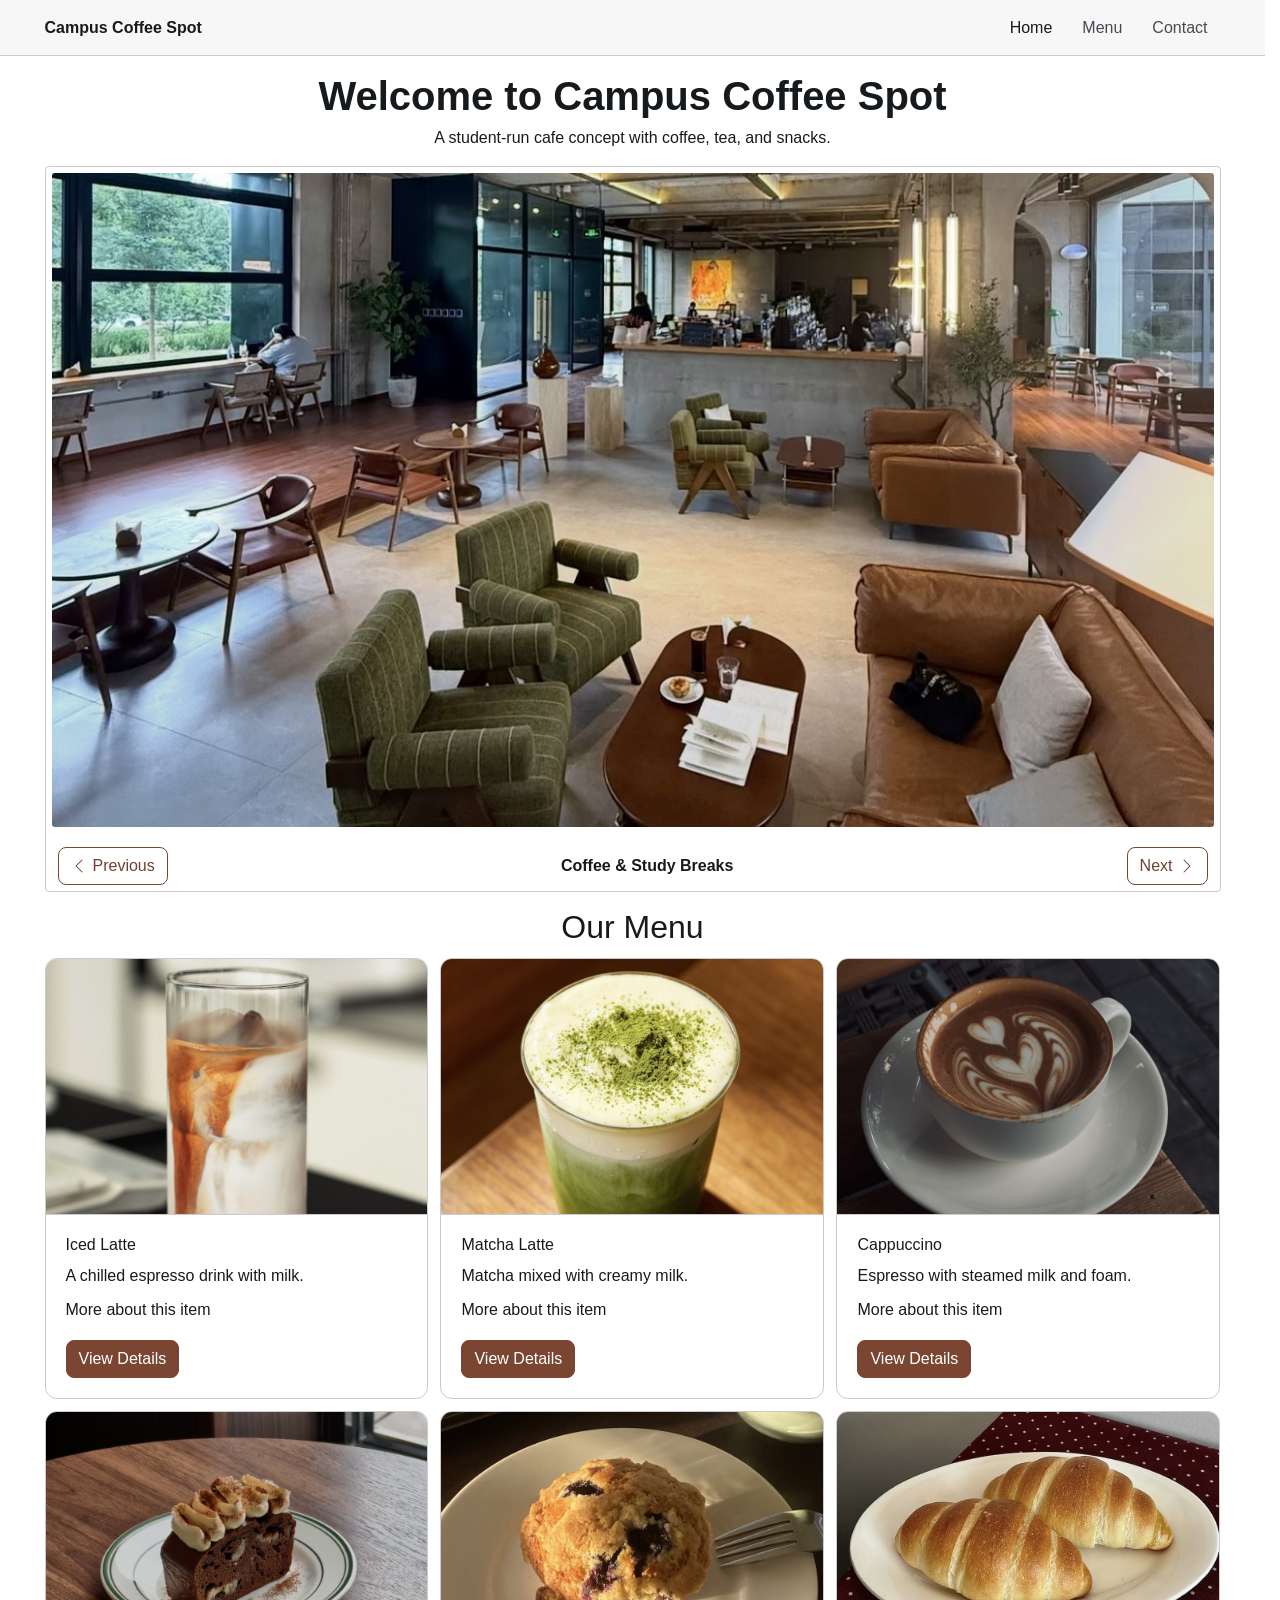
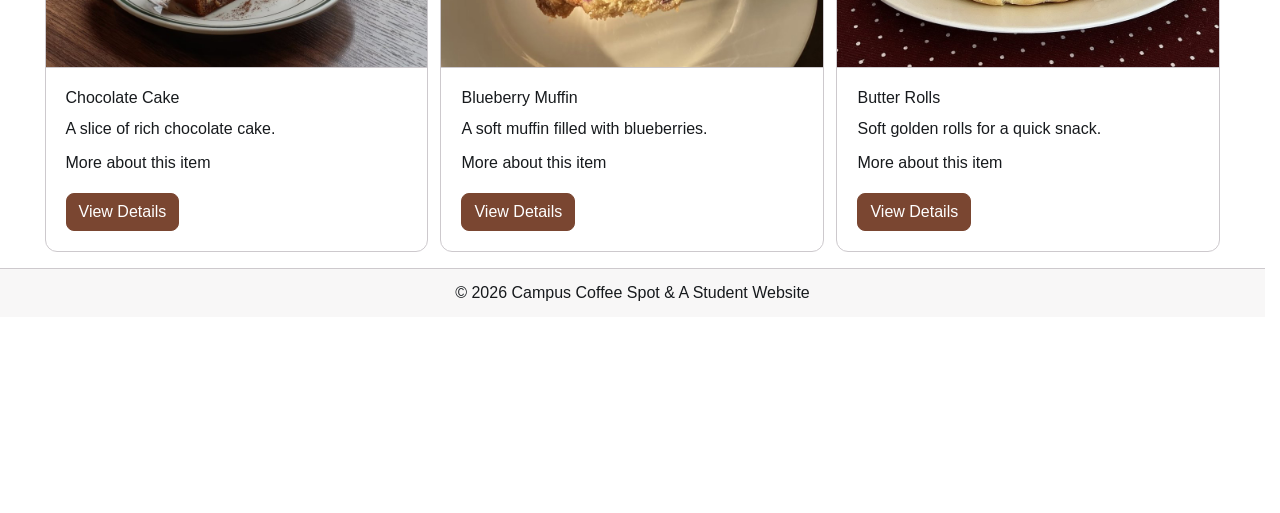
<file: index.html>
<!DOCTYPE html>
<html lang="en">
<head>
  <meta charset="UTF-8">
  <meta name="viewport" content="width=device-width, initial-scale=1.0">
  <title>Campus Coffee Spot | Home</title>
  <link rel="stylesheet" href="css/bootstrap.min.css">
  <link rel="stylesheet" href="css/style.css">
  <script type="module" src="js/bootstrap.bundle.min.js"></script>
</head>
<body>
  <nav class="navbar md:navbar-expand bg-1 border-bottom" aria-label="Main navigation">
    <div class="container">
      <a class="navbar-brand fw-bold" href="index.html">Campus Coffee Spot</a>
      <button class="btn navbar-toggler" type="button" data-bs-toggle="drawer" data-bs-target="#siteDrawer" aria-controls="siteDrawer" aria-label="Open menu">
        <span class="navbar-toggler-icon" aria-hidden="true"></span>
      </button>
      <dialog class="drawer drawer-start" id="siteDrawer" aria-label="Site navigation">
        <div class="drawer-header">
          <strong>Menu</strong>
          <button type="button" class="btn-close" data-bs-dismiss="drawer" aria-label="Close menu"></button>
        </div>
        <div class="drawer-body">
          <ul class="navbar-nav ms-auto">
            <li class="nav-item"><a class="nav-link active" href="index.html" aria-current="page">Home</a></li>
            <li class="nav-item"><a class="nav-link" href="index.html#menu">Menu</a></li>
            <li class="nav-item"><a class="nav-link" href="contact.html">Contact</a></li>
          </ul>
        </div>
      </dialog>
    </div>
  </nav>
  <main class="container my-5">
    <header class="text-center mb-4">
      <h1 class="fw-bold">Welcome to Campus Coffee Spot</h1>
      <p>A student-run cafe concept with coffee, tea, and snacks.</p>
    </header>
    <section class="mb-5" aria-label="Coffee shop highlights">
      <div id="coffeeCarousel" class="carousel border rounded-3 p-2" aria-label="Coffee highlights">
        <div class="carousel-inner">
          <div class="carousel-item active">
            <img class="w-100 rounded-2" src="images/banner1.jpg" alt="A spacious coffee shop with green armchairs, brown sofas, and large windows">
          </div>
          <div class="carousel-item">
            <img class="w-100 rounded-2" src="images/banner2.jpg" alt="A warm cafe coffee bar with an espresso machine and a row of stools">
          </div>
          <div class="carousel-item">
            <img class="w-100 rounded-2" src="images/banner3.jpg" alt="Coffee and small desserts arranged on a dark table next to a notebook">
          </div>
        </div>
        <div class="d-flex justify-content-between align-items-center mt-3 px-2">
          <button type="button" class="btn-outline theme-primary" data-bs-target="#coffeeCarousel" data-bs-slide="prev">
            <span class="carousel-icon-prev" aria-hidden="true"></span> Previous
          </button>
          <span class="fw-bold d-none md:d-block">Coffee &amp; Study Breaks</span>
          <button type="button" class="btn-outline theme-primary" data-bs-target="#coffeeCarousel" data-bs-slide="next">
            Next <span class="carousel-icon-next" aria-hidden="true"></span>
          </button>
        </div>
      </div>
    </section>

    <section id="menu" aria-labelledby="menuHeading">
      <h2 id="menuHeading" class="text-center mb-4">Our Menu</h2>
      <div class="row g-4">
      <div class="col-12 md:col-6 lg:col-4">
        <article class="card h-100">
          <img src="images/latte.jpg" class="card-img-top w-100" alt="Iced latte in a glass with swirls of espresso, milk, and ice">
          <div class="card-body">
            <h3 class="card-title h5">Iced Latte</h3>
            <p class="card-text">A chilled espresso drink with milk.</p>
            <details class="accordion-item mb-3">
              <summary class="accordion-header">More about this item</summary>
              <div class="accordion-body"><p>Smooth espresso and cold milk served over ice. A simple choice for warm afternoons.</p></div>
            </details>
            <button type="button" class="btn-solid theme-primary mt-auto" data-bs-toggle="dialog" data-bs-target="#latteDialog">View Details</button>
          </div>
        </article>
        <dialog id="latteDialog" class="dialog" aria-labelledby="latteDialogTitle">
          <div class="dialog-header"><h2 id="latteDialogTitle" class="h5 mb-0">Iced Latte</h2></div>
          <div class="dialog-body"><p>Smooth espresso and cold milk served over ice. A simple choice for warm afternoons.</p><p><strong>Example price:</strong> $5.99</p></div>
          <div class="dialog-footer"><button type="button" class="btn-outline" data-bs-dismiss="dialog">Close</button></div>
        </dialog>
      </div>
      <div class="col-12 md:col-6 lg:col-4">
        <article class="card h-100">
          <img src="images/matcha.jpg" class="card-img-top w-100" alt="Iced matcha latte topped with creamy foam and green matcha powder">
          <div class="card-body">
            <h3 class="card-title h5">Matcha Latte</h3>
            <p class="card-text">Matcha mixed with creamy milk.</p>
            <details class="accordion-item mb-3">
              <summary class="accordion-header">More about this item</summary>
              <div class="accordion-body"><p>A lightly sweet green tea drink with milk. Available hot or iced.</p></div>
            </details>
            <button type="button" class="btn-solid theme-primary mt-auto" data-bs-toggle="dialog" data-bs-target="#matchaDialog">View Details</button>
          </div>
        </article>
        <dialog id="matchaDialog" class="dialog" aria-labelledby="matchaDialogTitle">
          <div class="dialog-header"><h2 id="matchaDialogTitle" class="h5 mb-0">Matcha Latte</h2></div>
          <div class="dialog-body"><p>A lightly sweet green tea drink with milk. Available hot or iced.</p><p><strong>Example price:</strong> $5.99</p></div>
          <div class="dialog-footer"><button type="button" class="btn-outline" data-bs-dismiss="dialog">Close</button></div>
        </dialog>
      </div>
      <div class="col-12 md:col-6 lg:col-4">
        <article class="card h-100">
          <img src="images/cappuccino.jpg" class="card-img-top w-100" alt="Cappuccino in a white cup decorated with heart-shaped latte art">
          <div class="card-body">
            <h3 class="card-title h5">Cappuccino</h3>
            <p class="card-text">Espresso with steamed milk and foam.</p>
            <details class="accordion-item mb-3">
              <summary class="accordion-header">More about this item</summary>
              <div class="accordion-body"><p>A classic espresso drink topped with thick milk foam.</p></div>
            </details>
            <button type="button" class="btn-solid theme-primary mt-auto" data-bs-toggle="dialog" data-bs-target="#cappuccinoDialog">View Details</button>
          </div>
        </article>
        <dialog id="cappuccinoDialog" class="dialog" aria-labelledby="cappuccinoDialogTitle">
          <div class="dialog-header"><h2 id="cappuccinoDialogTitle" class="h5 mb-0">Cappuccino</h2></div>
          <div class="dialog-body"><p>A classic espresso drink topped with thick milk foam.</p><p><strong>Example price:</strong> $5.99</p></div>
          <div class="dialog-footer"><button type="button" class="btn-outline" data-bs-dismiss="dialog">Close</button></div>
        </dialog>
      </div>
      <div class="col-12 md:col-6 lg:col-4">
        <article class="card h-100">
          <img src="images/cake.jpg" class="card-img-top w-100" alt="Slice of chocolate cake topped with cream on a white plate">
          <div class="card-body">
            <h3 class="card-title h5">Chocolate Cake</h3>
            <p class="card-text">A slice of rich chocolate cake.</p>
            <details class="accordion-item mb-3">
              <summary class="accordion-header">More about this item</summary>
              <div class="accordion-body"><p>A soft chocolate cake topped with cream. A sweet treat to enjoy with coffee.</p></div>
            </details>
            <button type="button" class="btn-solid theme-primary mt-auto" data-bs-toggle="dialog" data-bs-target="#cakeDialog">View Details</button>
          </div>
        </article>
        <dialog id="cakeDialog" class="dialog" aria-labelledby="cakeDialogTitle">
          <div class="dialog-header"><h2 id="cakeDialogTitle" class="h5 mb-0">Chocolate Cake</h2></div>
          <div class="dialog-body"><p>A soft chocolate cake topped with cream. A sweet treat to enjoy with coffee.</p><p><strong>Example price:</strong> $4.99</p></div>
          <div class="dialog-footer"><button type="button" class="btn-outline" data-bs-dismiss="dialog">Close</button></div>
        </dialog>
      </div>
      <div class="col-12 md:col-6 lg:col-4">
        <article class="card h-100">
          <img src="images/muffin.jpg" class="card-img-top w-100" alt="Blueberry muffin on a white plate with a fork beside it">
          <div class="card-body">
            <h3 class="card-title h5">Blueberry Muffin</h3>
            <p class="card-text">A soft muffin filled with blueberries.</p>
            <details class="accordion-item mb-3">
              <summary class="accordion-header">More about this item</summary>
              <div class="accordion-body"><p>A lightly sweet muffin with blueberries, perfect for a quick study break.</p></div>
            </details>
            <button type="button" class="btn-solid theme-primary mt-auto" data-bs-toggle="dialog" data-bs-target="#muffinDialog">View Details</button>
          </div>
        </article>
        <dialog id="muffinDialog" class="dialog" aria-labelledby="muffinDialogTitle">
          <div class="dialog-header"><h2 id="muffinDialogTitle" class="h5 mb-0">Blueberry Muffin</h2></div>
          <div class="dialog-body"><p>A lightly sweet muffin with blueberries, perfect for a quick study break.</p><p><strong>Example price:</strong> $3.99</p></div>
          <div class="dialog-footer"><button type="button" class="btn-outline" data-bs-dismiss="dialog">Close</button></div>
        </dialog>
      </div>
      <div class="col-12 md:col-6 lg:col-4">
        <article class="card h-100">
          <img src="images/rolls.jpg" class="card-img-top w-100" alt="Two golden butter rolls on a white plate">
          <div class="card-body">
            <h3 class="card-title h5">Butter Rolls</h3>
            <p class="card-text">Soft golden rolls for a quick snack.</p>
            <details class="accordion-item mb-3">
              <summary class="accordion-header">More about this item</summary>
              <div class="accordion-body"><p>Two soft butter rolls with a golden crust. Great with coffee or tea.</p></div>
            </details>
            <button type="button" class="btn-solid theme-primary mt-auto" data-bs-toggle="dialog" data-bs-target="#rollsDialog">View Details</button>
          </div>
        </article>
        <dialog id="rollsDialog" class="dialog" aria-labelledby="rollsDialogTitle">
          <div class="dialog-header"><h2 id="rollsDialogTitle" class="h5 mb-0">Butter Rolls</h2></div>
          <div class="dialog-body"><p>Two soft butter rolls with a golden crust. Great with coffee or tea.</p><p><strong>Example price:</strong> $2.99</p></div>
          <div class="dialog-footer"><button type="button" class="btn-outline" data-bs-dismiss="dialog">Close</button></div>
        </dialog>
      </div>
      </div>
    </section>
  </main>
  <footer class="bg-1 border-top py-4 mt-5">
    <div class="container text-center">
      <p class="mb-0">&copy; 2026 Campus Coffee Spot & A Student Website</p>
    </div>
  </footer>
</body>
</html>
</file>
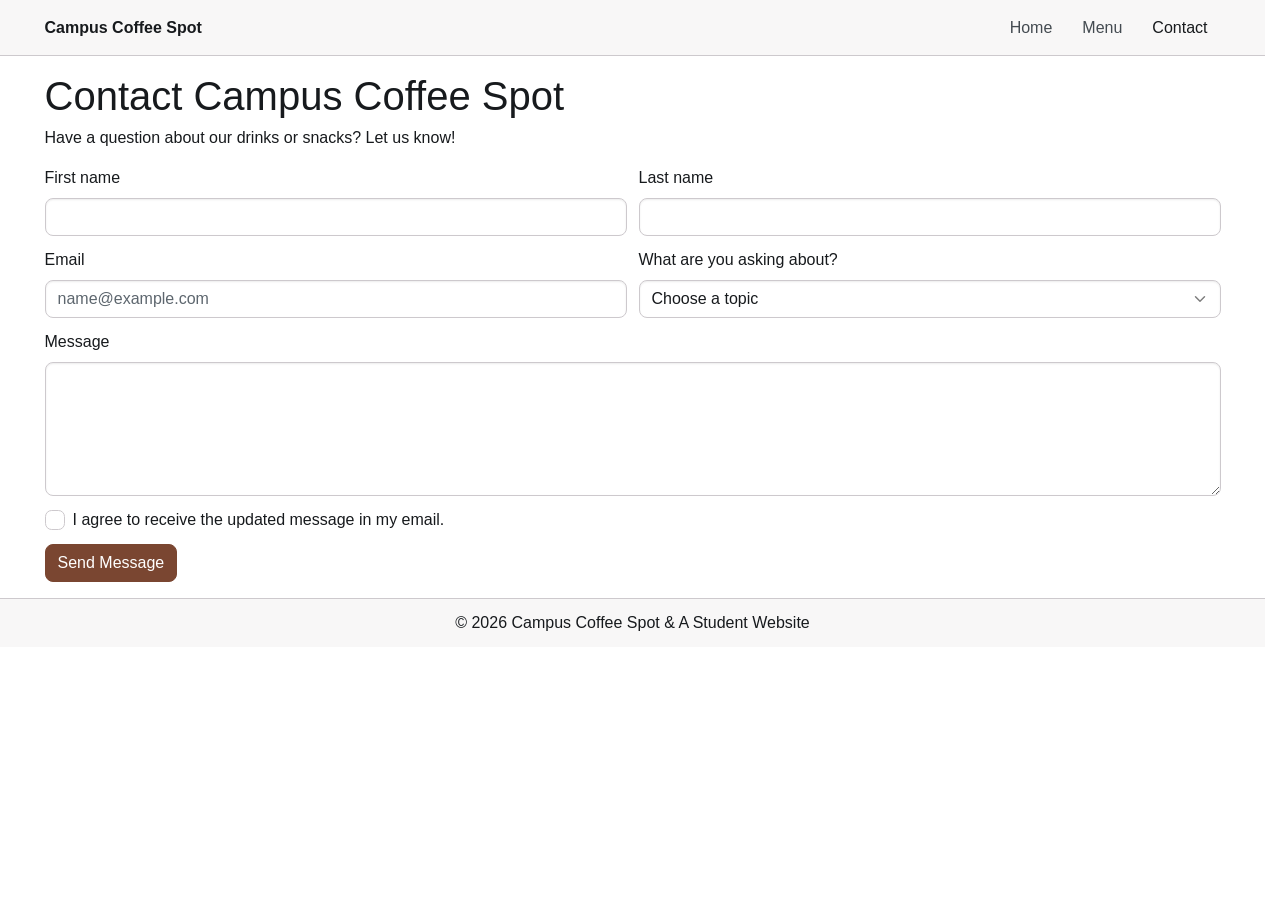
<file: contact.html>
<!DOCTYPE html>
<html lang="en">
<head>
  <meta charset="UTF-8">
  <meta name="viewport" content="width=device-width, initial-scale=1.0">
  <title>Campus Coffee Spot | Contact</title>
  <link rel="stylesheet" href="css/bootstrap.min.css">
  <link rel="stylesheet" href="css/style.css">
  <script type="module" src="js/bootstrap.bundle.min.js"></script>
</head>
<body>
  <nav class="navbar md:navbar-expand bg-1 border-bottom" aria-label="Main navigation">
    <div class="container">
      <a class="navbar-brand fw-bold" href="index.html">Campus Coffee Spot</a>
      <button class="btn navbar-toggler" type="button" data-bs-toggle="drawer" data-bs-target="#siteDrawer" aria-controls="siteDrawer" aria-label="Open menu">
        <span class="navbar-toggler-icon" aria-hidden="true"></span>
      </button>
      <dialog class="drawer drawer-start" id="siteDrawer" aria-label="Site navigation">
        <div class="drawer-header">
          <strong>Menu</strong>
          <button type="button" class="btn-close" data-bs-dismiss="drawer" aria-label="Close menu"></button>
        </div>
        <div class="drawer-body">
          <ul class="navbar-nav ms-auto">
            <li class="nav-item"><a class="nav-link" href="index.html">Home</a></li>
            <li class="nav-item"><a class="nav-link" href="index.html#menu">Menu</a></li>
            <li class="nav-item"><a class="nav-link active" href="contact.html" aria-current="page">Contact</a></li>
          </ul>
        </div>
      </dialog>
    </div>
  </nav>
  <main class="container my-5">
    <header class="mb-4">
      <h1>Contact Campus Coffee Spot</h1>
      <p>Have a question about our drinks or snacks? Let us know!</p>
    </header>
    <form action="#" method="get" aria-label="Contact form">
      <div class="row g-4">
        <div class="col-12 md:col-6">
          <div class="form-field">
            <label for="firstName">First name</label>
            <input class="form-control" id="firstName" name="firstName" type="text" required>
          </div>
        </div>
        <div class="col-12 md:col-6">
          <div class="form-field">
            <label for="lastName">Last name</label>
            <input class="form-control" id="lastName" name="lastName" type="text" required>
          </div>
        </div>
        <div class="col-12 md:col-6">
          <div class="form-field">
            <label for="emailAddress">Email</label>
            <input class="form-control" id="emailAddress" name="email" type="email" placeholder="name@example.com" required>
          </div>
        </div>
        <div class="col-12 md:col-6">
          <div class="form-field">
            <label for="orderType">What are you asking about?</label>
            <select class="form-control" id="orderType" name="orderType" required>
              <option value="">Choose a topic</option>
              <option value="coffee">Coffee drinks</option>
              <option value="tea">Tea drinks</option>
              <option value="snacks">Snacks</option>
            </select>
          </div>
        </div>
        <div class="col-12">
          <div class="form-field">
            <label for="message">Message</label>
            <textarea class="form-control" id="message" name="message" rows="5" required></textarea>
          </div>
        </div>
        <div class="col-12">
          <div class="form-field">
            <input type="checkbox" class="check" id="consent" name="consent" required>
            <label for="consent">I agree to receive the updated message in my email.</label>
          </div>
        </div>
        <div class="col-12">
          <button type="submit" class="btn-solid theme-primary">Send Message</button>
        </div>
      </div>
    </form>
  </main>
  <footer class="bg-1 border-top py-4 mt-5">
    <div class="container text-center">
      <p class="mb-0">&copy; 2026 Campus Coffee Spot & A Student Website</p>
    </div>
  </footer>
</body>
</html>
</file>
<file: css/style.css>
:root {
  --bs-primary-base: #7a4631;
  --bs-primary-bg: #7a4631;
  --bs-primary-fg: #70402e;
  --bs-primary-border: #7a4631;
  --bs-primary-contrast: #ffffff;
  --bs-primary-focus-ring: #a67863;
}
.btn-solid.theme-primary {
  --bs-btn-bg: #7a4631;
  --bs-btn-color: #ffffff;
  --bs-btn-border-color: #7a4631;
}
</file>
